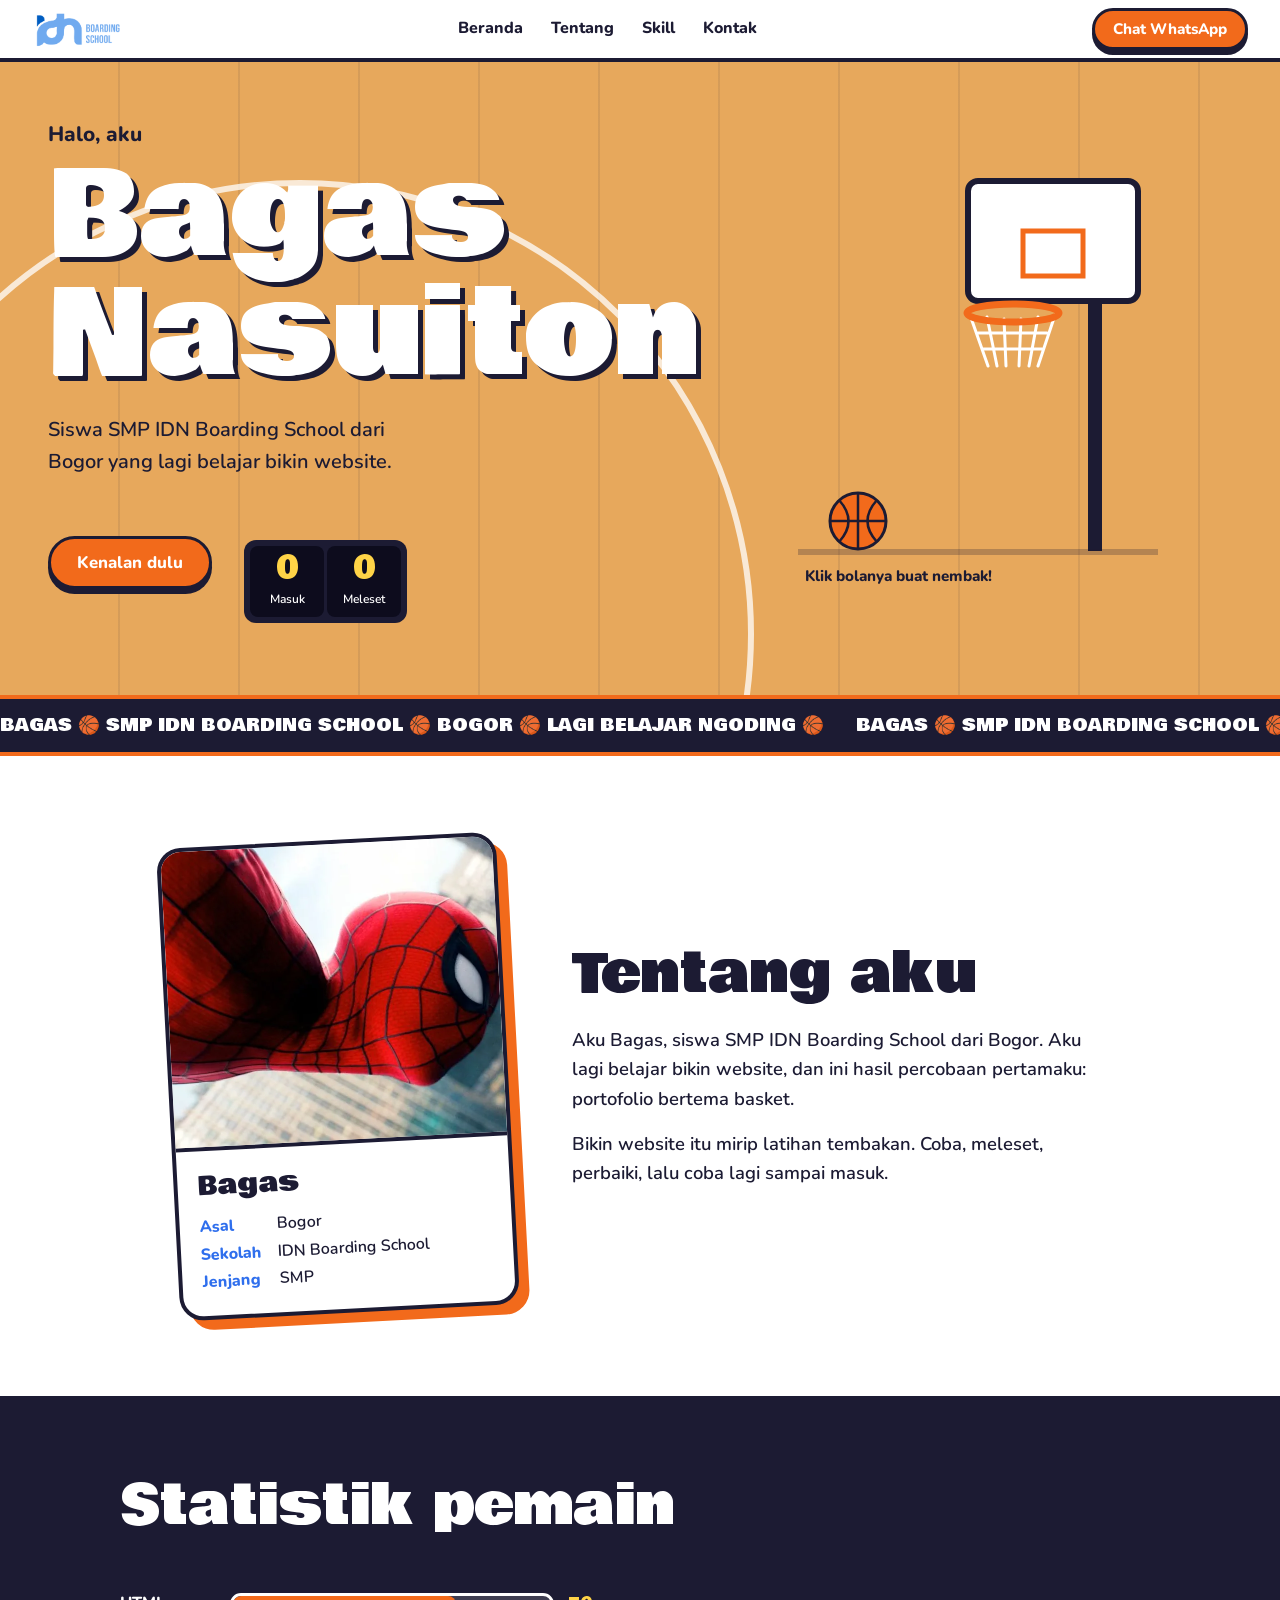
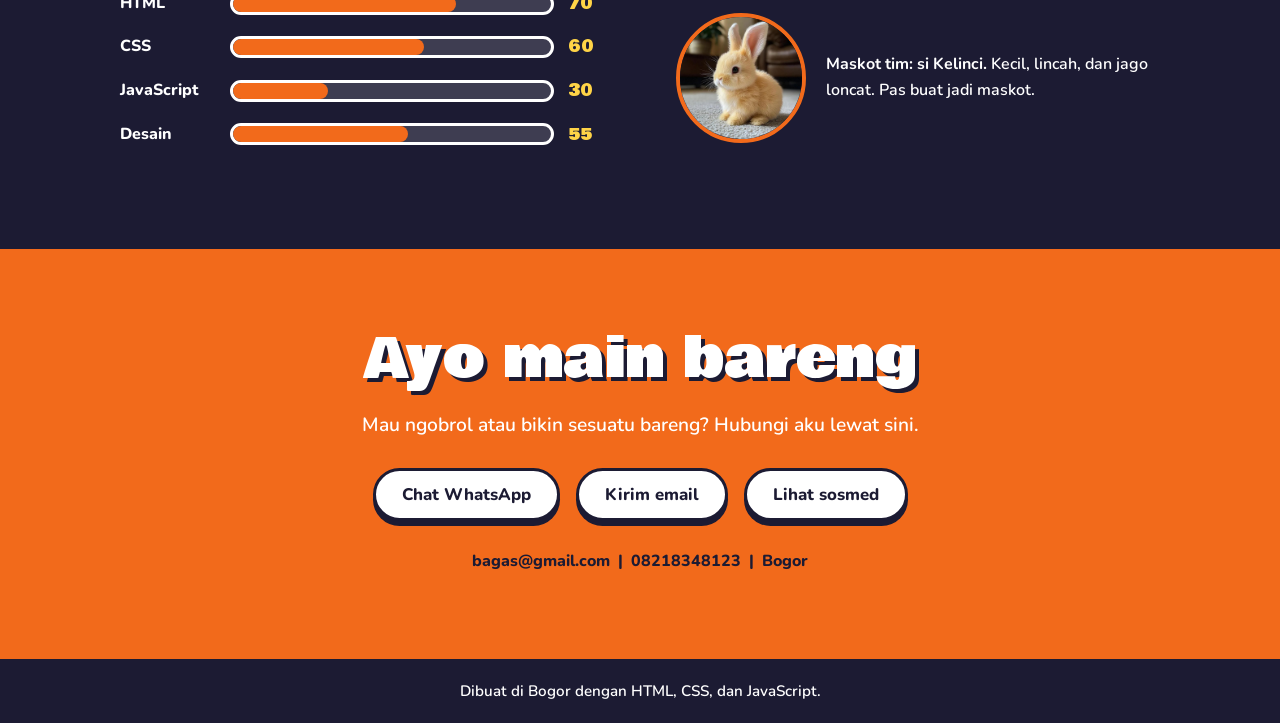
<file: index.html>
<!DOCTYPE html>
<html lang="id">
<head>
    <meta charset="UTF-8">
    <meta name="viewport" content="width=device-width, initial-scale=1.0">
    <title>Bagas | Portofolio</title>
    <meta name="description" content="Portofolio Bagas, siswa SMP IDN Boarding School dari Bogor.">
    <link rel="preconnect" href="https://fonts.googleapis.com">
    <link rel="preconnect" href="https://fonts.gstatic.com" crossorigin>
    <link href="https://fonts.googleapis.com/css2?family=Bowlby+One&family=Nunito:wght@600;800&display=swap" rel="stylesheet">
    <link rel="stylesheet" href="style.css">
</head>
<body>
    <nav class="nav">
        <a href="#home" class="logo"><img src="images/logo-idn.png" alt="Logo IDN Boarding School"></a>
        <div class="menu">
            <a href="#home">Beranda</a>
            <a href="#about">Tentang</a>
            <a href="#skills">Skill</a>
            <a href="#contact">Kontak</a>
        </div>
        <a class="btn btn-small" href="https://wa.me/6289639154877?text=Halo%20saya%20dari%20website" target="_blank" rel="noopener">Chat WhatsApp</a>
    </nav>

    <header id="home" class="hero">
        <div class="hero-text">
            <p class="hello">Halo, aku</p>
            <h1>Bagas<br>Nasuiton</h1>
            <p class="lead">Siswa SMP IDN Boarding School dari Bogor yang lagi belajar bikin website.</p>
            <a class="btn" href="#about">Kenalan dulu</a>
            <div class="board" aria-live="polite">
                <div><b id="made">0</b><span>Masuk</span></div>
                <div><b id="missed">0</b><span>Meleset</span></div>
            </div>
        </div>

        <div class="scene" id="scene">
            <svg class="hoop" viewBox="0 0 360 420" aria-hidden="true">
                <rect x="290" y="140" width="14" height="250" fill="#1c1b33"/>
                <rect x="170" y="20" width="170" height="120" rx="10" fill="#fff" stroke="#1c1b33" stroke-width="6"/>
                <rect x="225" y="70" width="60" height="45" fill="none" stroke="#f26a1b" stroke-width="5"/>
                <g id="net" stroke="#fff" stroke-width="3" fill="none" stroke-linecap="round">
                    <path d="M172 154L190 205M189 156L199 205M206 158L208 205M223 158L221 205M240 156L231 205M257 154L240 205M180 172H249M185 188H244"/>
                </g>
                <ellipse cx="215" cy="152" rx="46" ry="9" fill="none" stroke="#f26a1b" stroke-width="7"/>
                <rect x="0" y="388" width="360" height="6" fill="#1c1b33" opacity=".25"/>
            </svg>
            <button class="ball" id="ball" aria-label="Tembak bola basket ke ring">
                <span class="bounce">
                    <svg viewBox="0 0 60 60"><circle cx="30" cy="30" r="28" fill="#f26a1b" stroke="#1c1b33" stroke-width="3"/><path d="M30 2V58M2 30H58M11 9Q30 30 11 51M49 9Q30 30 49 51" fill="none" stroke="#1c1b33" stroke-width="2.5"/></svg>
                </span>
            </button>
            <p class="pop" id="pop"></p>
            <p class="hint" id="hint">Klik bolanya buat nembak!</p>
        </div>
    </header>

    <div class="marquee" aria-hidden="true">
        <div class="track">
            <span>BAGAS &#127936; SMP IDN BOARDING SCHOOL &#127936; BOGOR &#127936; LAGI BELAJAR NGODING &#127936;</span>
            <span>BAGAS &#127936; SMP IDN BOARDING SCHOOL &#127936; BOGOR &#127936; LAGI BELAJAR NGODING &#127936;</span>
        </div>
    </div>

    <section id="about" class="about">
        <figure class="player">
            <img src="images/spiderman.webp" alt="Foto Bagas">
            <figcaption>
                <strong>Bagas</strong>
                <dl>
                    <dt>Asal</dt><dd>Bogor</dd>
                    <dt>Sekolah</dt><dd>IDN Boarding School</dd>
                    <dt>Jenjang</dt><dd>SMP</dd>
                </dl>
            </figcaption>
        </figure>
        <div class="about-text">
            <h2>Tentang aku</h2>
            <p>Aku Bagas, siswa SMP IDN Boarding School dari Bogor. Aku lagi belajar bikin website, dan ini hasil percobaan pertamaku: portofolio bertema basket.</p>
            <p>Bikin website itu mirip latihan tembakan. Coba, meleset, perbaiki, lalu coba lagi sampai masuk.</p>
        </div>
    </section>

    <section id="skills" class="skills">
        <h2>Statistik pemain</h2>
        <div class="bars">
            <div class="bar"><span>HTML</span><div class="track"><i class="fill" style="--w:70%"></i></div><b>70</b></div>
            <div class="bar"><span>CSS</span><div class="track"><i class="fill" style="--w:60%"></i></div><b>60</b></div>
            <div class="bar"><span>JavaScript</span><div class="track"><i class="fill" style="--w:30%"></i></div><b>30</b></div>
            <div class="bar"><span>Desain</span><div class="track"><i class="fill" style="--w:55%"></i></div><b>55</b></div>
        </div>
        <div class="mascot">
            <img src="images/kelinci.jpg" alt="Kelinci, maskot tim">
            <p><strong>Maskot tim: si Kelinci.</strong> Kecil, lincah, dan jago loncat. Pas buat jadi maskot.</p>
        </div>
    </section>

    <section id="contact" class="contact">
        <h2>Ayo main bareng</h2>
        <p>Mau ngobrol atau bikin sesuatu bareng? Hubungi aku lewat sini.</p>
        <div class="actions">
            <a class="btn btn-white" href="https://wa.me/6289639154877?text=Halo%20saya%20dari%20website" target="_blank" rel="noopener">Chat WhatsApp</a>
            <a class="btn btn-white" href="mailto:bagas@gmail.com">Kirim email</a>
            <a class="btn btn-white" href="https://www.youtube.com/" target="_blank" rel="noopener">Lihat sosmed</a>
        </div>
        <p class="info">bagas@gmail.com &nbsp;|&nbsp; 08218348123 &nbsp;|&nbsp; Bogor</p>
    </section>

    <footer>Dibuat di Bogor dengan HTML, CSS, dan JavaScript.</footer>
    <script src="script.js"></script>
</body>
</html>
</file>
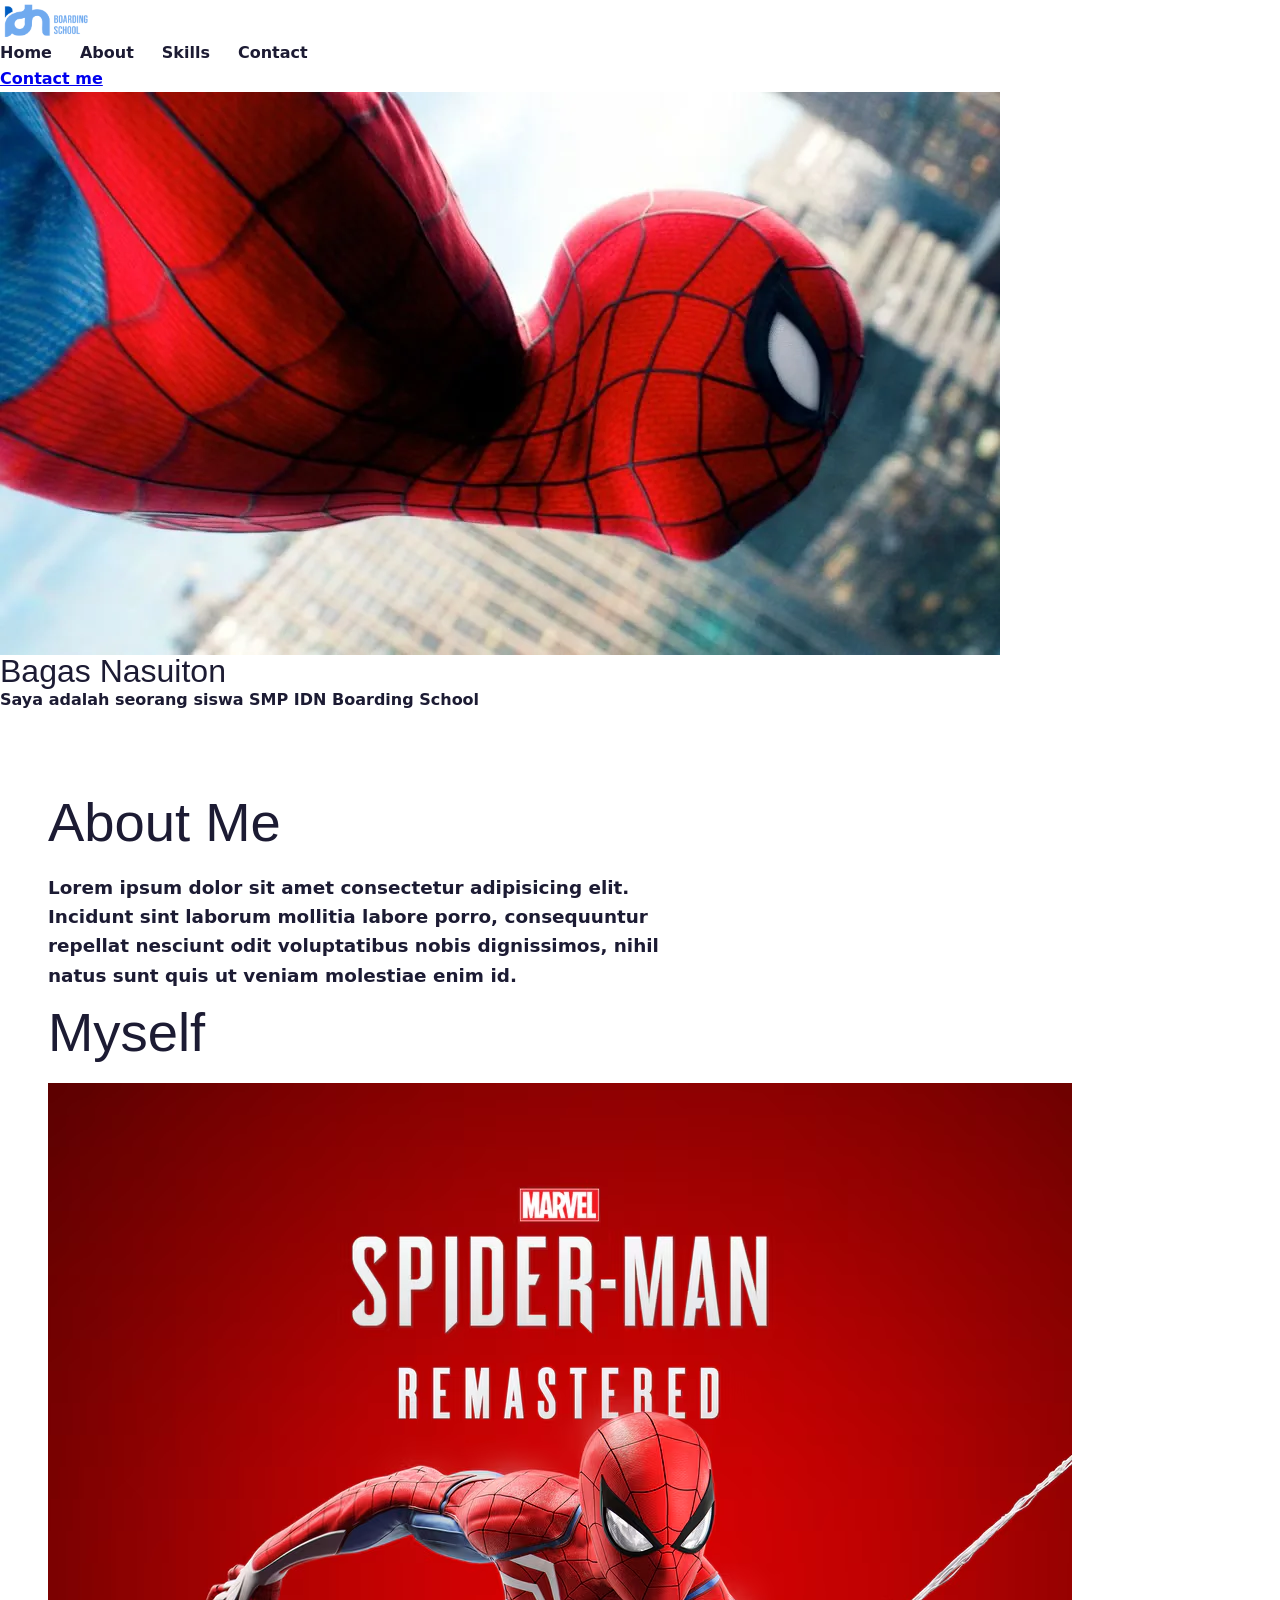
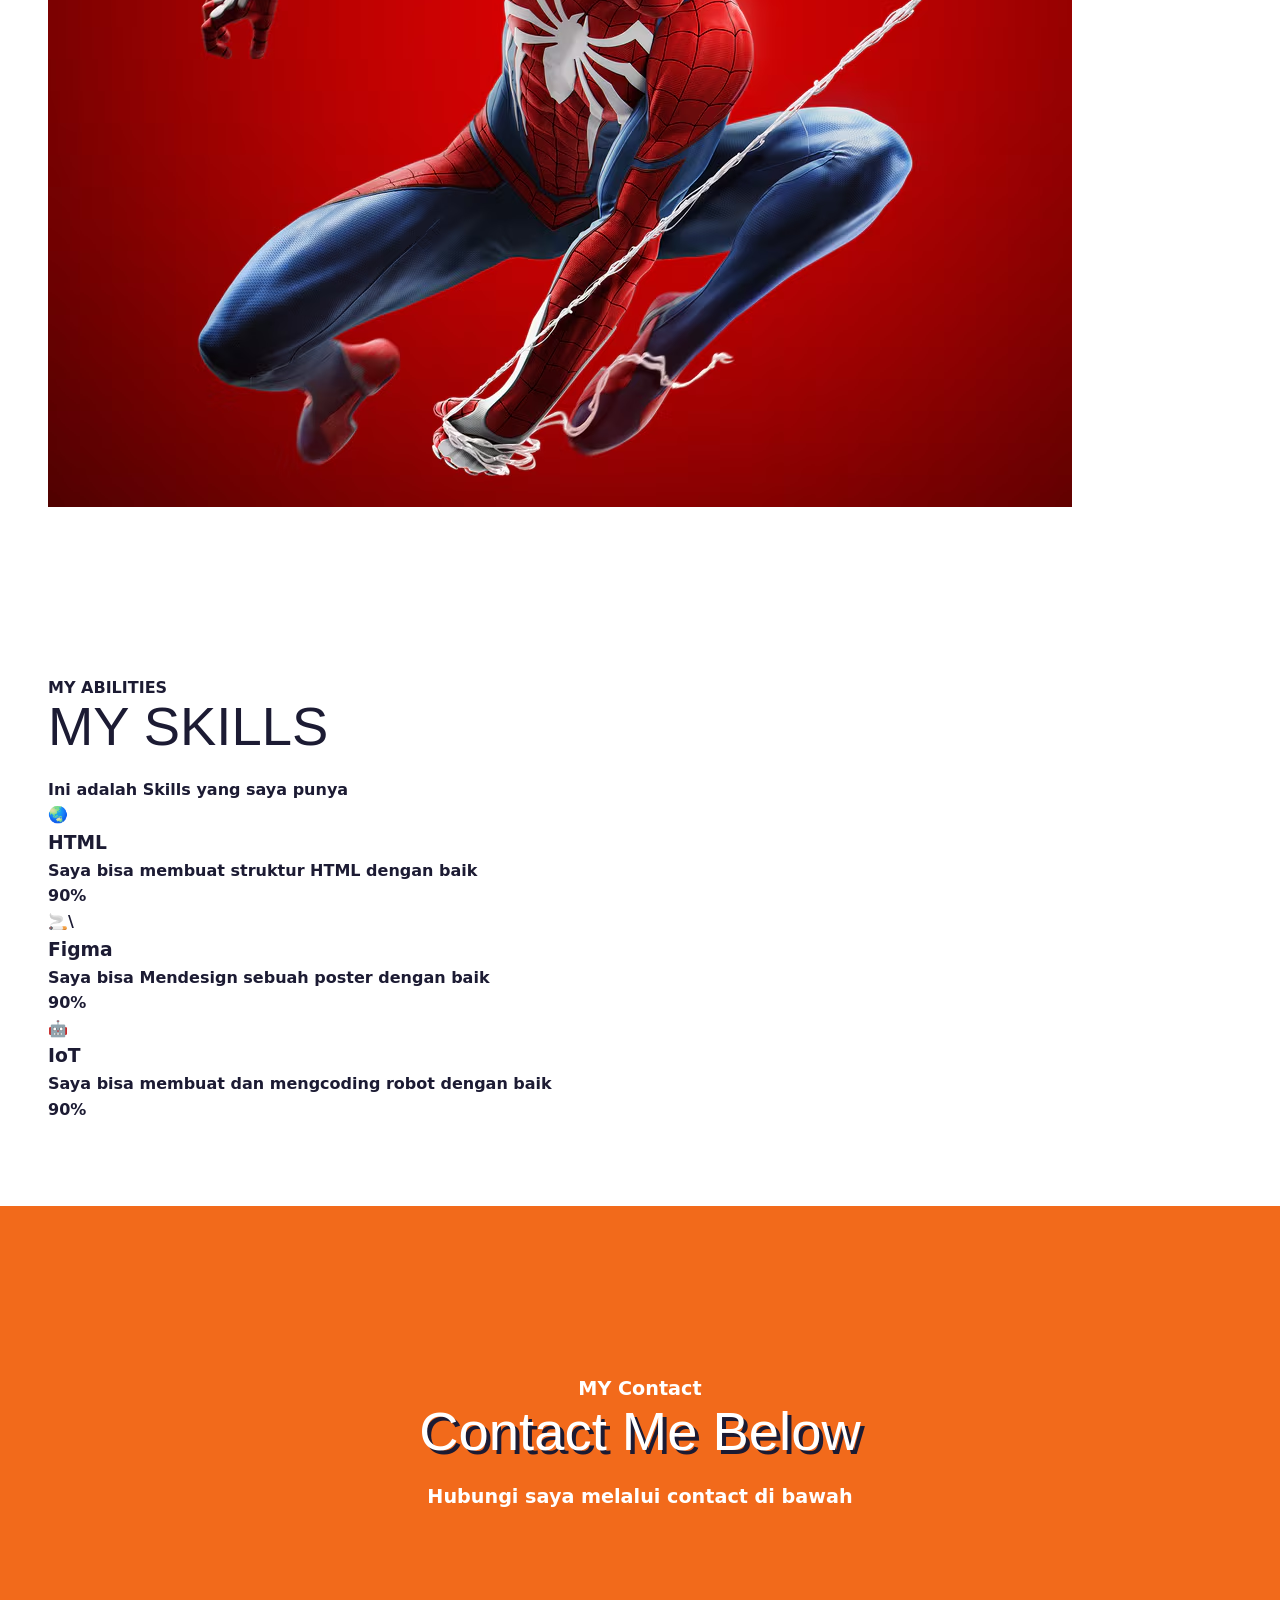
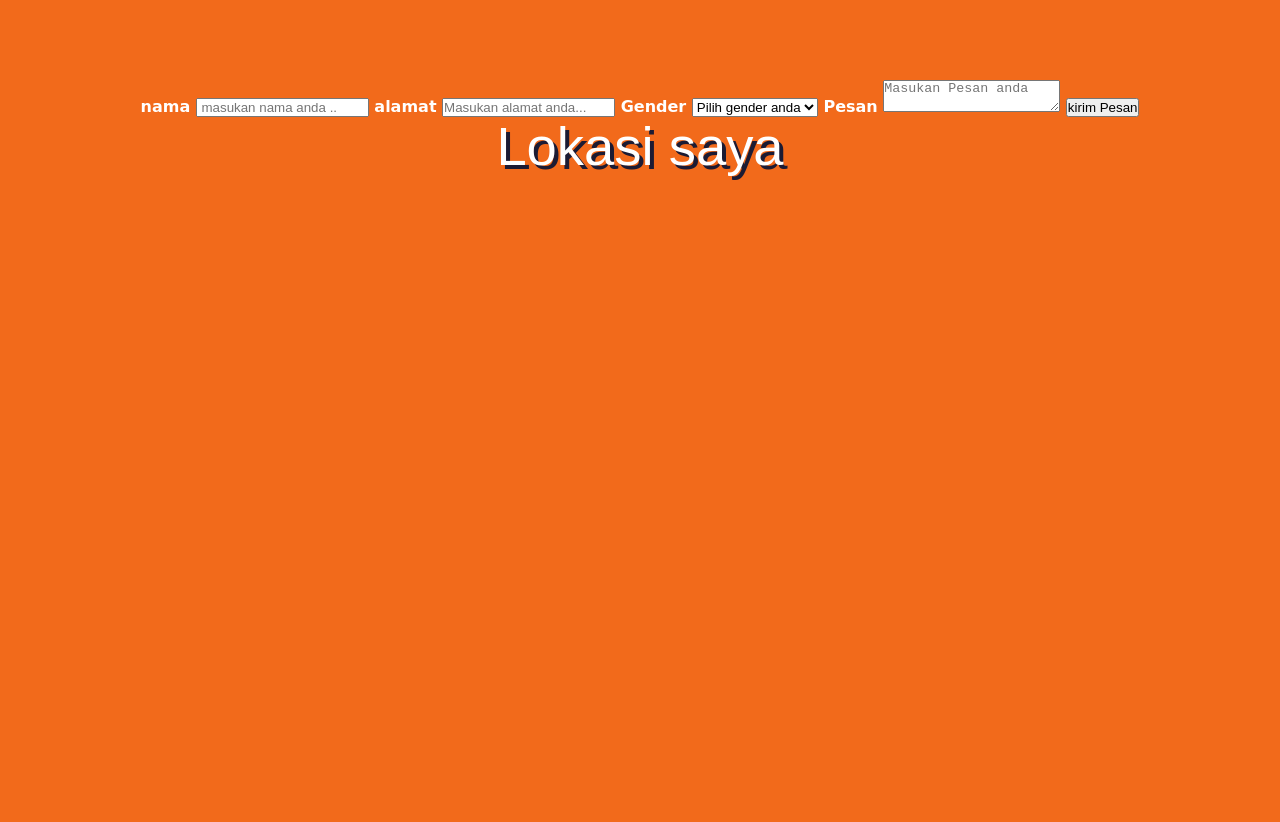
<file: page2.html>
<!DOCTYPE html>
<html lang="en">
<head>
    <meta charset="UTF-8">
    <meta name="viewport" content="width=device-width, initial-scale=1.0">
    <title>Page 2</title>
    <link rel="stylesheet" href="style.css">
</head>
<body>

    <nav class="navbar">
        <div class="logo">
            <img  src="images/logo-idn.png" alt="">
        </div>
        <div class="menu">
            <a href="">Home</a>
            <a href="#aboutme">About</a>
            <a href="#skills">Skills</a>
            <a href="">Contact</a>
        </div>
        <div class="button">
            <a href="https://wa.me/6289639154877?text=Halo%20saya%20dari%20website" target="_blank">Contact me</a>
        </div>
    </nav>

    <div class="card">
        <img class="gambar" src="images/spiderman.webp" alt="">
        <h1 class="nama">Bagas Nasuiton</h1>
        <p class="deskripsi">Saya adalah seorang siswa SMP IDN Boarding School</p>
    </div>

    <section id="aboutme" class="aboutme">
        <div class="about-text">
            <h2>About Me</h2>
            <p> Lorem ipsum dolor sit amet consectetur adipisicing elit. Incidunt sint laborum mollitia labore porro, consequuntur repellat nesciunt odit voluptatibus nobis dignissimos, nihil natus sunt quis ut veniam molestiae enim id.</p>
        </div>
        <div class="about-image">
            <h2>Myself</h2>
            <img src="images/spiderman.avif" alt="">
        </div>
    </section>

    <section id="Skills" class="Skills">
        <div class="skills-title">
            <p>MY ABILITIES</p>
            <h2> MY <span>SKILLS</h2>
            <P class="Skills-subtitle">Ini adalah Skills yang saya punya</P>
        </div>
        

        <div class="skills-container">

            <div class="skill-card">
                <div class="skil-icon">🌏</div>
                <h3>HTML</h3>
                <p>Saya bisa membuat struktur HTML dengan baik</p>
                <div class="skill-bar">
                    <div class="skill-progres html"></div>
                </div>
                <p>90%</p>

            </div>
            <div class="skill-card">
                <div class="skil-icon">🚬\</div>
                <h3>Figma</h3>
                <p>Saya bisa Mendesign sebuah poster dengan baik</p>
                <div class="skill-bar">
                    <div class="skill-progres html"></div>
                </div>
                <p>90%</p>

            </div>
            <div class="skill-card">
                <div class="skil-icon">🤖</div>
                <h3>IoT</h3>
                <p>Saya bisa membuat dan mengcoding robot dengan baik</p>
                <div class="skill-bar">
                    <div class="skill-progres html"></div>
                </div>
                <p>90%</p>
            </div>

        </div>
    </section>

    <section id="Contact" class="contact">
        
         <section id="contact" class="contact">
        <div class="skills-title">
            <p>MY Contact</p>
            <h2> Contact Me <span>Below</h2>
            <P class="Skills-subtitle">Hubungi saya melalui contact di bawah</P>
        </div>

    </section>

    <section id="contact" class="contact">
        <div class="Contact-form">
            <form action="https://formsubmit.co/muhammadizzaldin@idn.sch.id" method="POST">
                <label>nama</label>
                <input type="text" name="nama" placeholder=" masukan nama anda ..">
                <label >alamat</label>
                <input type="text" name="alamat" placeholder="Masukan alamat anda...">
                <label > Gender </label>
                <select name=" jenis _kelamin" id="">
                    <option > Pilih gender anda</option>
                    <option value="">Pria</option>
                    <option value="">Wanita</option>
                </select>
                <label >Pesan</label>
                <textarea name="Pesan" id="" placeholder="Masukan Pesan anda"></textarea>
                <Button type="submit">kirim Pesan</Button>
            </form>
        </div>
        <div class="contact-maps">
            <h2>Lokasi saya</h2>
            <iframe src="https://www.google.com/maps/embed?pb=!1m18!1m12!1m3!1d3963.971549335213!2d107.03556067467862!3d-6.525276963791283!2m3!1f0!2f0!3f0!3m2!1i1024!2i768!4f13.1!3m3!1m2!1s0x2e69bc6e5be3d9bd%3A0x6b9881dabd801476!2sSMP%20%26%20SMK%20IDN%20Boarding%20School!5e0!3m2!1sen!2sid!4v1788061265386!5m2!1sen!2sid" width="600" height="450" style="border:0;" allowfullscreen="" loading="lazy" referrerpolicy="strict-origin-when-cross-origin"></iframe>
        </div>
   

</body>
</html>
</file>
<file: style.css>
:root{
  --ink:#1c1b33; --ball:#f26a1b; --wood:#e7a85c; --blue:#2f6fed; --white:#fff;
  --display:"Bowlby One","Arial Black",Impact,sans-serif;
  --body:"Nunito","Segoe UI",system-ui,sans-serif;
}
*{margin:0;padding:0;box-sizing:border-box}
html{scroll-behavior:smooth;scroll-padding-top:84px}
body{font-family:var(--body);font-weight:600;color:var(--ink);background:var(--white);line-height:1.6;overflow-x:hidden}
img{display:block;max-width:100%}
h1,h2{font-family:var(--display);font-weight:400;line-height:1}
:focus-visible{outline:4px solid var(--blue);outline-offset:3px}

.btn{display:inline-block;font:800 1.05rem var(--body);text-decoration:none;color:var(--white);background:var(--ball);
  padding:12px 26px;border:3px solid var(--ink);border-radius:999px;box-shadow:0 5px 0 var(--ink);transition:transform .15s,box-shadow .15s}
.btn:hover{transform:translateY(-3px);box-shadow:0 8px 0 var(--ink)}
.btn:active{transform:translateY(4px);box-shadow:0 1px 0 var(--ink)}
.btn-small{padding:8px 18px;font-size:.95rem}
.btn-white{background:var(--white);color:var(--ink)}

.nav{position:sticky;top:0;z-index:20;display:flex;align-items:center;justify-content:space-between;gap:16px;
  background:var(--white);padding:8px 32px;border-bottom:4px solid var(--ink)}
.logo img{width:90px}
.menu{display:flex;gap:28px}
.menu a{text-decoration:none;color:var(--ink);font-weight:800;position:relative}
.menu a::after{content:"";position:absolute;left:0;bottom:-2px;width:100%;height:4px;background:var(--ball);border-radius:4px;transform:scaleX(0);transition:transform .2s}
.menu a:hover::after{transform:scaleX(1)}

.hero{position:relative;overflow:hidden;display:grid;grid-template-columns:1.1fr 1fr;align-items:center;gap:24px;
  padding:56px 48px 72px;background:
  repeating-linear-gradient(90deg,transparent 0 118px,rgba(28,27,51,.09) 118px 120px),var(--wood)}
.hero::before{content:"";position:absolute;left:-12%;bottom:-62%;width:70%;aspect-ratio:1;border:6px solid rgba(255,255,255,.75);border-radius:50%;pointer-events:none}
.hero>*{position:relative}
.hello{font-weight:800;font-size:1.3rem}
.hero h1{font-size:clamp(3.4rem,10vw,7.4rem);color:var(--white);text-shadow:5px 5px 0 var(--ink);margin:6px 0 20px}
.lead{max-width:30ch;font-size:1.25rem;margin-bottom:28px}
.board{display:inline-flex;gap:3px;margin:34px 0 0 28px;background:var(--ink);padding:6px;border-radius:12px;vertical-align:middle}
.board div{background:#0d0c1d;color:#ffd447;text-align:center;padding:6px 16px;border-radius:8px;min-width:74px}
.board b{display:block;font:400 1.9rem/1.1 var(--display)}
.board span{font-size:.75rem;color:#fff}

.scene{width:360px;height:420px;margin:0 auto;zoom:1}
.hoop{position:absolute;inset:0;width:100%;height:100%;z-index:1;overflow:visible}
#net{transform-box:fill-box;transform-origin:50% 0}
#net.swish{animation:swish .6s ease-out}
@keyframes swish{0%,100%{transform:scale(1,1)}25%{transform:scale(1.12,1.25)}55%{transform:scale(.94,.92)}}
.ball{position:absolute;left:0;top:0;z-index:2;width:60px;height:60px;border:0;background:none;cursor:pointer;
  transform:translate(30px,330px);will-change:transform}
.ball svg{width:60px;height:60px;display:block}
.bounce{display:block}
.ball:not(.played) .bounce{animation:idle 1s ease-in-out infinite}
.ball:hover .bounce{filter:brightness(1.1)}
@keyframes idle{0%,100%{transform:translateY(0) scale(1.08,.92)}50%{transform:translateY(-28px) scale(1)}}
.pop{position:absolute;left:0;right:0;top:-4px;text-align:center;font:400 2rem var(--display);color:var(--white);
  text-shadow:3px 3px 0 var(--ink);opacity:0;pointer-events:none}
.pop.show{animation:pop 1.1s ease-out}
@keyframes pop{0%{opacity:0;transform:scale(.4) rotate(-6deg)}20%{opacity:1;transform:scale(1.15) rotate(3deg)}80%{opacity:1;transform:scale(1)}100%{opacity:0;transform:translateY(-16px)}}
.hint{position:absolute;left:0;bottom:-8px;width:200px;font-weight:800;font-size:.95rem;text-align:center}

.marquee{background:var(--ink);color:var(--white);overflow:hidden;white-space:nowrap;padding:12px 0;border-block:4px solid var(--ball)}
.marquee .track{display:inline-flex;animation:run 28s linear infinite}
.marquee span{font:400 1.1rem var(--display);padding-right:2rem}
@keyframes run{to{transform:translateX(-50%)}}

section{padding:84px 48px}
section h2{font-size:clamp(2.2rem,5vw,3.4rem);margin-bottom:22px}

.about{display:grid;grid-template-columns:auto 1fr;gap:64px;align-items:center;max-width:1040px;margin:0 auto}
.player{width:340px;background:var(--white);border:4px solid var(--ink);border-radius:24px;box-shadow:10px 10px 0 var(--ball);
  transform:rotate(-3deg);transition:transform .3s cubic-bezier(.3,1.6,.5,1);overflow:hidden}
.player:hover{transform:rotate(1deg) translateY(-6px)}
.player img{width:100%;height:300px;object-fit:cover;object-position:60% 40%;border-bottom:4px solid var(--ink)}
.player figcaption{padding:16px 20px 20px}
.player strong{font:400 1.6rem var(--display)}
.player dl{display:grid;grid-template-columns:auto 1fr;gap:2px 16px;margin-top:8px}
.player dt{color:var(--blue);font-weight:800}
.about-text p{font-size:1.15rem;max-width:52ch;margin-bottom:16px}

.skills{background:var(--ink);color:var(--white);display:grid;grid-template-columns:1fr 1fr;gap:56px 72px;align-items:center;max-width:none;padding-inline:max(48px,calc((100% - 1040px)/2))}
.skills h2{grid-column:1/-1;margin-bottom:0}
.bar{display:grid;grid-template-columns:96px 1fr 36px;align-items:center;gap:14px;margin-bottom:18px;font-weight:800}
.bar .track{height:22px;background:rgba(255,255,255,.15);border-radius:99px;overflow:hidden;border:3px solid var(--white)}
.fill{display:block;height:100%;width:var(--w);background:var(--ball);border-radius:99px}
.js .fill{width:0;transition:width 1.1s cubic-bezier(.3,1.4,.5,1)}
.js .bars.in .fill{width:var(--w)}
.bar b{font-family:var(--display);font-weight:400;color:#ffd447}
.mascot{display:flex;align-items:center;gap:20px}
.mascot img{width:130px;height:130px;object-fit:cover;border-radius:50%;border:4px solid var(--ball);flex:none;transition:transform .3s}
.mascot img:hover{animation:wiggle .5s}
@keyframes wiggle{25%{transform:rotate(-12deg) scale(1.08)}75%{transform:rotate(12deg) scale(1.08)}}

.contact{background:var(--ball);color:var(--white);text-align:center}
.contact h2{text-shadow:4px 4px 0 var(--ink)}
.contact p{font-size:1.2rem}
.actions{display:flex;flex-wrap:wrap;justify-content:center;gap:16px;margin:28px 0}
.info{font-size:1rem!important;color:var(--ink);font-weight:800}
footer{background:var(--ink);color:var(--white);text-align:center;padding:20px;font-size:.95rem}

@media (max-width:860px){
  .hero{grid-template-columns:1fr;padding:40px 24px 64px}
  .about,.skills{grid-template-columns:1fr;gap:40px}
  .player{margin:0 auto}
  section{padding:64px 24px}
  .skills{padding-inline:24px}
  .board{margin:24px 0 0 0;display:flex;width:max-content}
}
@media (max-width:640px){
  .menu{display:none}
  .nav{padding:8px 16px}
  .scene{zoom:.85}
  .mascot{flex-direction:column;text-align:center}
}
@media (prefers-reduced-motion:reduce){
  *,*::before,*::after{animation:none!important;transition:none!important;scroll-behavior:auto!important}
}
</file>
